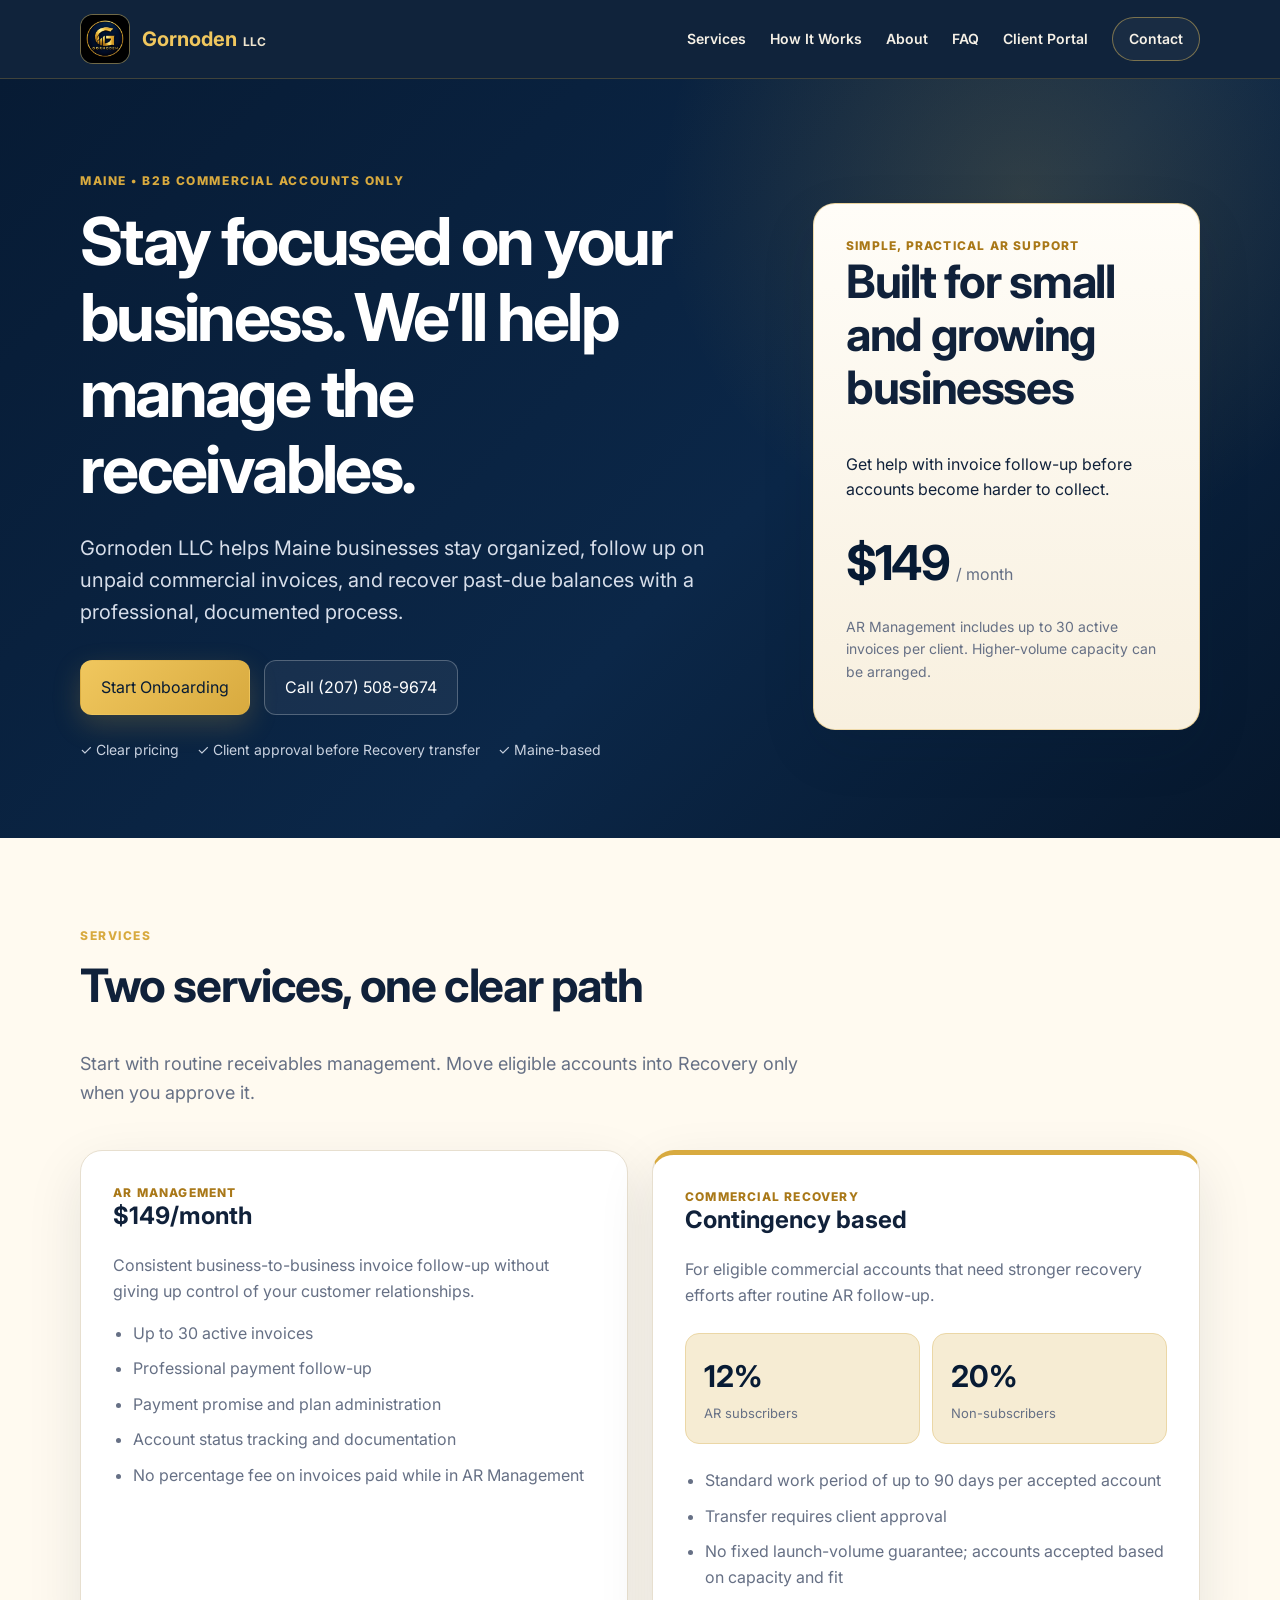
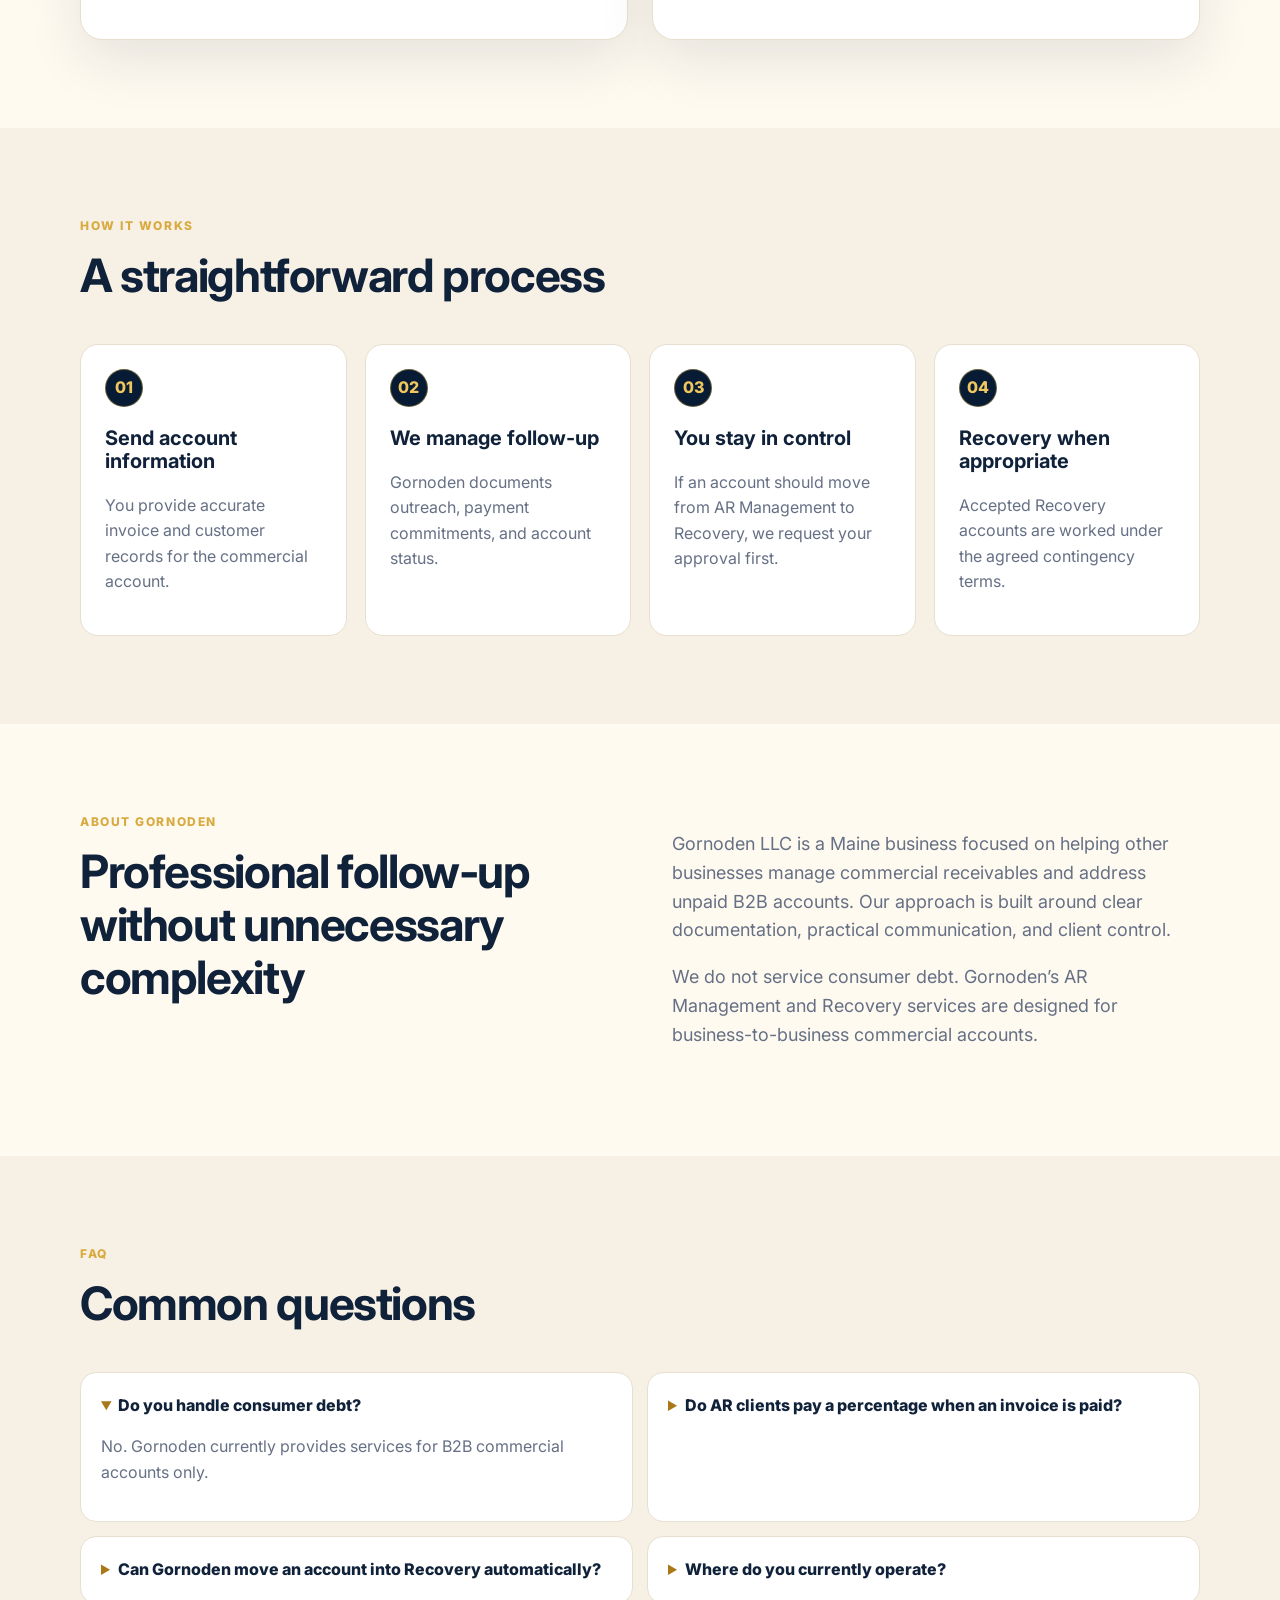
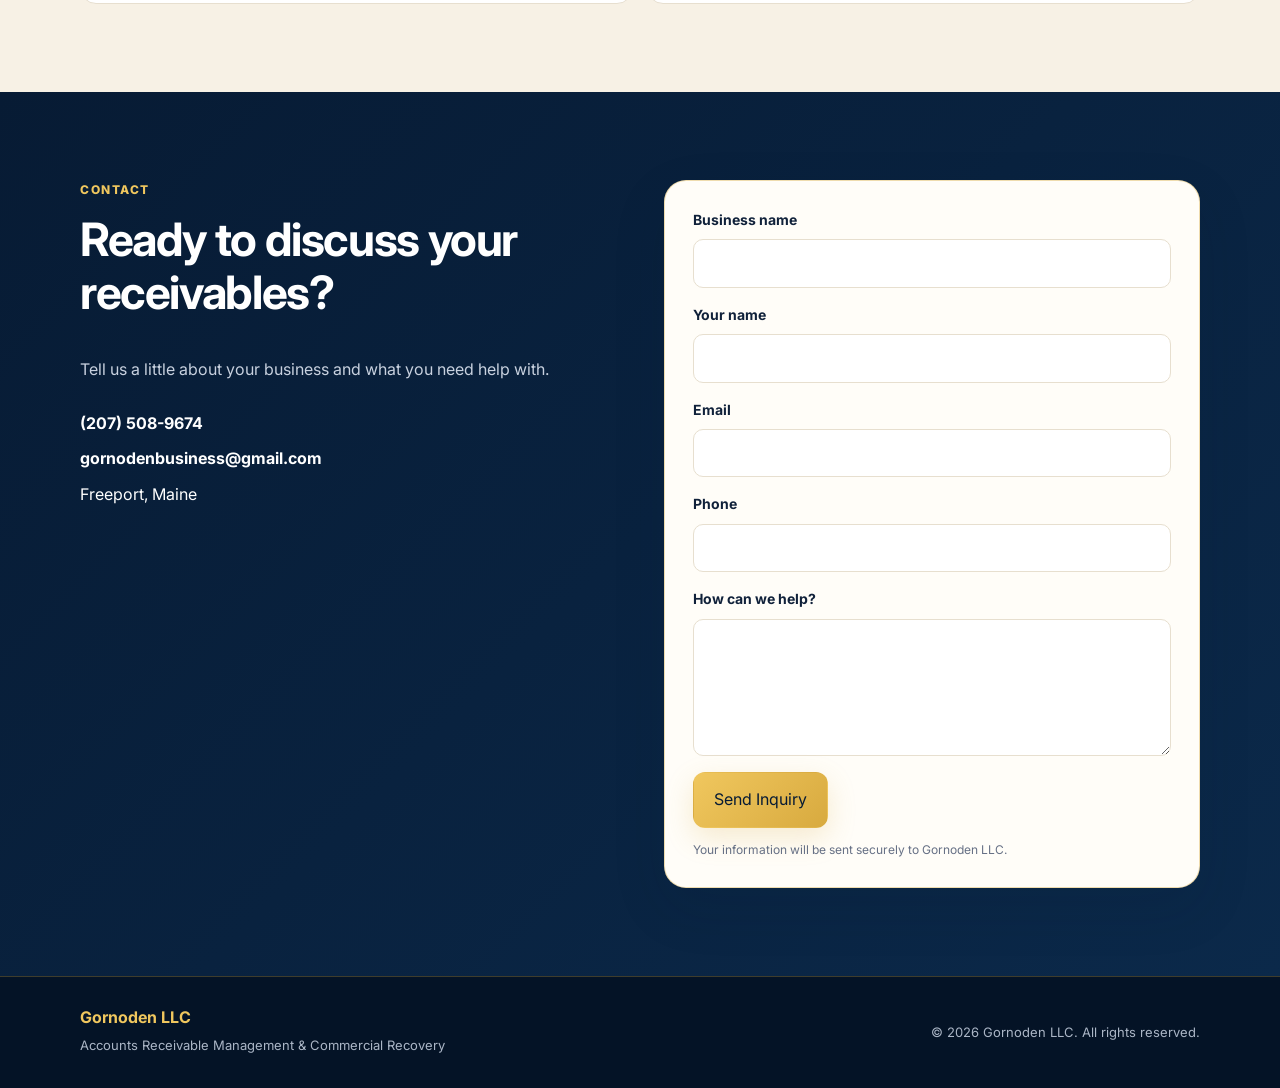
<file: index.html>
<!doctype html>
<html lang="en">
<head>
  <meta charset="utf-8" />
  <meta name="viewport" content="width=device-width, initial-scale=1" />
  <meta name="description" content="Gornoden LLC provides accounts receivable management and commercial recovery services for Maine businesses." />
  <meta name="theme-color" content="#071b34" />
  <link rel="icon" type="image/png" href="logo-mark.png" />
  <title>Gornoden LLC | AR Management & Commercial Recovery</title>
  <link rel="preconnect" href="https://fonts.googleapis.com">
  <link rel="preconnect" href="https://fonts.gstatic.com" crossorigin>
  <link href="https://fonts.googleapis.com/css2?family=Inter:wght@400;500;600;700;800&display=swap" rel="stylesheet">
  <link rel="stylesheet" href="styles.css" />
</head>
<body>
  <header class="site-header">
    <div class="container nav-wrap">
      <a class="brand" href="#top" aria-label="Gornoden home">
        <div class="brand-mark"><img src="logo-mark.png" alt="Gornoden logo mark"></div>
        <div class="brand-text"><strong>Gornoden</strong><span>LLC</span></div>
      </a>
      <nav class="nav" aria-label="Primary navigation">
        <a href="#services">Services</a>
        <a href="#process">How It Works</a>
        <a href="#about">About</a>
        <a href="#faq">FAQ</a>
        <a href="login.html">Client Portal</a>
        <a class="nav-cta" href="#contact">Contact</a>
      </nav>
    </div>
  </header>

  <main id="top">
    <section class="hero">
      <div class="container hero-grid">
        <div>
          <div class="eyebrow">Maine • B2B Commercial Accounts Only</div>
          <h1>Stay focused on your business. We’ll help manage the receivables.</h1>
          <p class="hero-copy">Gornoden LLC helps Maine businesses stay organized, follow up on unpaid commercial invoices, and recover past-due balances with a professional, documented process.</p>
          <div class="hero-actions">
            <a class="btn primary" href="onboarding.html">Start Onboarding</a>
            <a class="btn secondary" href="tel:+12075089674">Call (207) 508-9674</a>
          </div>
          <div class="trust-row">
            <span>✓ Clear pricing</span>
            <span>✓ Client approval before Recovery transfer</span>
            <span>✓ Maine-based</span>
          </div>
        </div>
        <div class="hero-card">
          <div class="mini-label">Simple, practical AR support</div>
          <h2>Built for small and growing businesses</h2>
          <p>Get help with invoice follow-up before accounts become harder to collect.</p>
          <div class="metric"><strong>$149</strong><span>/ month</span></div>
          <p class="small">AR Management includes up to 30 active invoices per client. Higher-volume capacity can be arranged.</p>
        </div>
      </div>
    </section>

    <section id="services" class="section">
      <div class="container">
        <div class="section-heading">
          <div class="eyebrow">Services</div>
          <h2>Two services, one clear path</h2>
          <p>Start with routine receivables management. Move eligible accounts into Recovery only when you approve it.</p>
        </div>
        <div class="cards two">
          <article class="card">
            <div class="card-kicker">AR Management</div>
            <h3>$149/month</h3>
            <p>Consistent business-to-business invoice follow-up without giving up control of your customer relationships.</p>
            <ul>
              <li>Up to 30 active invoices</li>
              <li>Professional payment follow-up</li>
              <li>Payment promise and plan administration</li>
              <li>Account status tracking and documentation</li>
              <li>No percentage fee on invoices paid while in AR Management</li>
            </ul>
          </article>
          <article class="card accent">
            <div class="card-kicker">Commercial Recovery</div>
            <h3>Contingency based</h3>
            <p>For eligible commercial accounts that need stronger recovery efforts after routine AR follow-up.</p>
            <div class="price-grid">
              <div><strong>12%</strong><span>AR subscribers</span></div>
              <div><strong>20%</strong><span>Non-subscribers</span></div>
            </div>
            <ul>
              <li>Standard work period of up to 90 days per accepted account</li>
              <li>Transfer requires client approval</li>
              <li>No fixed launch-volume guarantee; accounts accepted based on capacity and fit</li>
            </ul>
          </article>
        </div>
      </div>
    </section>

    <section id="process" class="section muted">
      <div class="container">
        <div class="section-heading">
          <div class="eyebrow">How it works</div>
          <h2>A straightforward process</h2>
        </div>
        <div class="steps">
          <div class="step"><span>01</span><h3>Send account information</h3><p>You provide accurate invoice and customer records for the commercial account.</p></div>
          <div class="step"><span>02</span><h3>We manage follow-up</h3><p>Gornoden documents outreach, payment commitments, and account status.</p></div>
          <div class="step"><span>03</span><h3>You stay in control</h3><p>If an account should move from AR Management to Recovery, we request your approval first.</p></div>
          <div class="step"><span>04</span><h3>Recovery when appropriate</h3><p>Accepted Recovery accounts are worked under the agreed contingency terms.</p></div>
        </div>
      </div>
    </section>

    <section id="about" class="section">
      <div class="container about-grid">
        <div>
          <div class="eyebrow">About Gornoden</div>
          <h2>Professional follow-up without unnecessary complexity</h2>
        </div>
        <div>
          <p>Gornoden LLC is a Maine business focused on helping other businesses manage commercial receivables and address unpaid B2B accounts. Our approach is built around clear documentation, practical communication, and client control.</p>
          <p>We do not service consumer debt. Gornoden’s AR Management and Recovery services are designed for business-to-business commercial accounts.</p>
        </div>
      </div>
    </section>

    <section id="faq" class="section muted">
      <div class="container">
        <div class="section-heading">
          <div class="eyebrow">FAQ</div>
          <h2>Common questions</h2>
        </div>
        <div class="faq-grid">
          <details open><summary>Do you handle consumer debt?</summary><p>No. Gornoden currently provides services for B2B commercial accounts only.</p></details>
          <details><summary>Do AR clients pay a percentage when an invoice is paid?</summary><p>No. AR Management is $149 per month. Percentage fees apply only to qualifying Recovery services.</p></details>
          <details><summary>Can Gornoden move an account into Recovery automatically?</summary><p>No. Moving an account from AR Management into Recovery requires client approval.</p></details>
          <details><summary>Where do you currently operate?</summary><p>Gornoden is launching in Maine and serving Maine businesses first.</p></details>
        </div>
      </div>
    </section>

    <section id="contact" class="section contact-section">
      <div class="container contact-grid">
        <div>
          <div class="eyebrow">Contact</div>
          <h2>Ready to discuss your receivables?</h2>
          <p>Tell us a little about your business and what you need help with.</p>
          <div class="contact-lines">
            <a href="tel:+12075089674">(207) 508-9674</a>
            <a href="mailto:gornodenbusiness@gmail.com">gornodenbusiness@gmail.com</a>
            <span>Freeport, Maine</span>
          </div>
        </div>
        <form class="contact-card" action="https://formspree.io/f/xppzvbzl"method="POST">
          <label>Business name<input name="Business name" required></label>
          <label>Your name<input name="Name" required></label>
          <label>Email<input name="Email" type="email" required></label>
          <label>Phone<input name="Phone" type="tel"></label>
          <label>How can we help?<textarea name="Message" rows="5" required></textarea></label>
          <button class="btn primary" type="submit">Send Inquiry</button>
          <p class="form-note">Your information will be sent securely to Gornoden LLC.</p>
        </form>
      </div>
    </section>
  </main>

  <footer>
    <div class="container footer-grid">
      <div><strong>Gornoden LLC</strong><p>Accounts Receivable Management & Commercial Recovery</p></div>
      <div class="footer-right">© <span id="year"></span> Gornoden LLC. All rights reserved.</div>
    </div>
  </footer>

  <script src="script.js"></script>
</body>
</html>
</file>
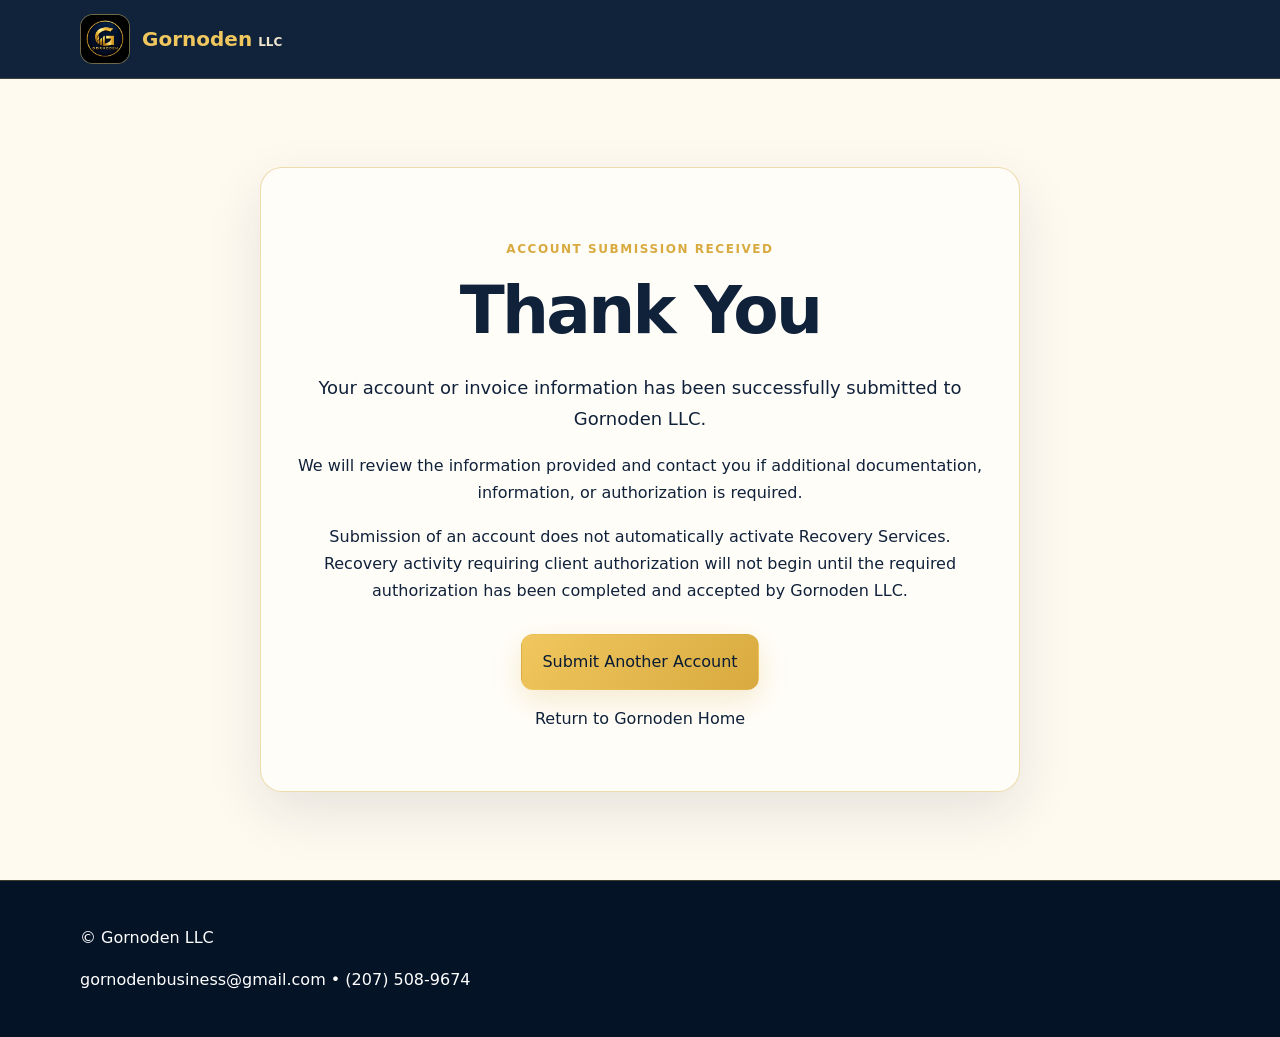
<file: account-thank-you.html>
<!DOCTYPE html>
<html lang="en">
<head>
  <meta charset="UTF-8">
  <meta name="viewport" content="width=device-width, initial-scale=1.0">
  <meta name="theme-color" content="#071b34">

  <title>Account Submission Received | Gornoden LLC</title>

  <link rel="icon" type="image/png" href="logo-mark.png">
  <link rel="stylesheet" href="styles.css">
</head>

<body>

  <header class="site-header">
    <div class="container nav-wrap">
      <a class="brand" href="index.html" aria-label="Gornoden home">
        <div class="brand-mark">
          <img src="logo-mark.png" alt="Gornoden logo mark">
        </div>
        <div class="brand-text">
          <strong>Gornoden</strong><span>LLC</span>
        </div>
      </a>
    </div>
  </header>

  <main>
    <section class="section">
      <div class="container" style="max-width:760px;">
        <div class="contact-card" style="text-align:center;padding:60px 35px;">

          <p class="eyebrow">ACCOUNT SUBMISSION RECEIVED</p>

          <h1>Thank You</h1>

          <p style="font-size:18px;line-height:1.7;">
            Your account or invoice information has been successfully submitted to Gornoden LLC.
          </p>

          <p style="line-height:1.7;">
            We will review the information provided and contact you if additional documentation, information, or authorization is required.
          </p>

          <p style="line-height:1.7;">
            Submission of an account does not automatically activate Recovery Services. Recovery activity requiring client authorization will not begin until the required authorization has been completed and accepted by Gornoden LLC.
          </p>

          <div style="margin-top:30px;">
            <a class="btn primary" href="Account-Intake.html">
              Submit Another Account
            </a>
          </div>

          <div style="margin-top:16px;">
            <a href="index.html">Return to Gornoden Home</a>
          </div>

        </div>
      </div>
    </section>
  </main>

  <footer class="site-footer">
    <div class="container">
      <p>© Gornoden LLC</p>
      <p>gornodenbusiness@gmail.com • (207) 508-9674</p>
    </div>
  </footer>

</body>
</html>
</file>
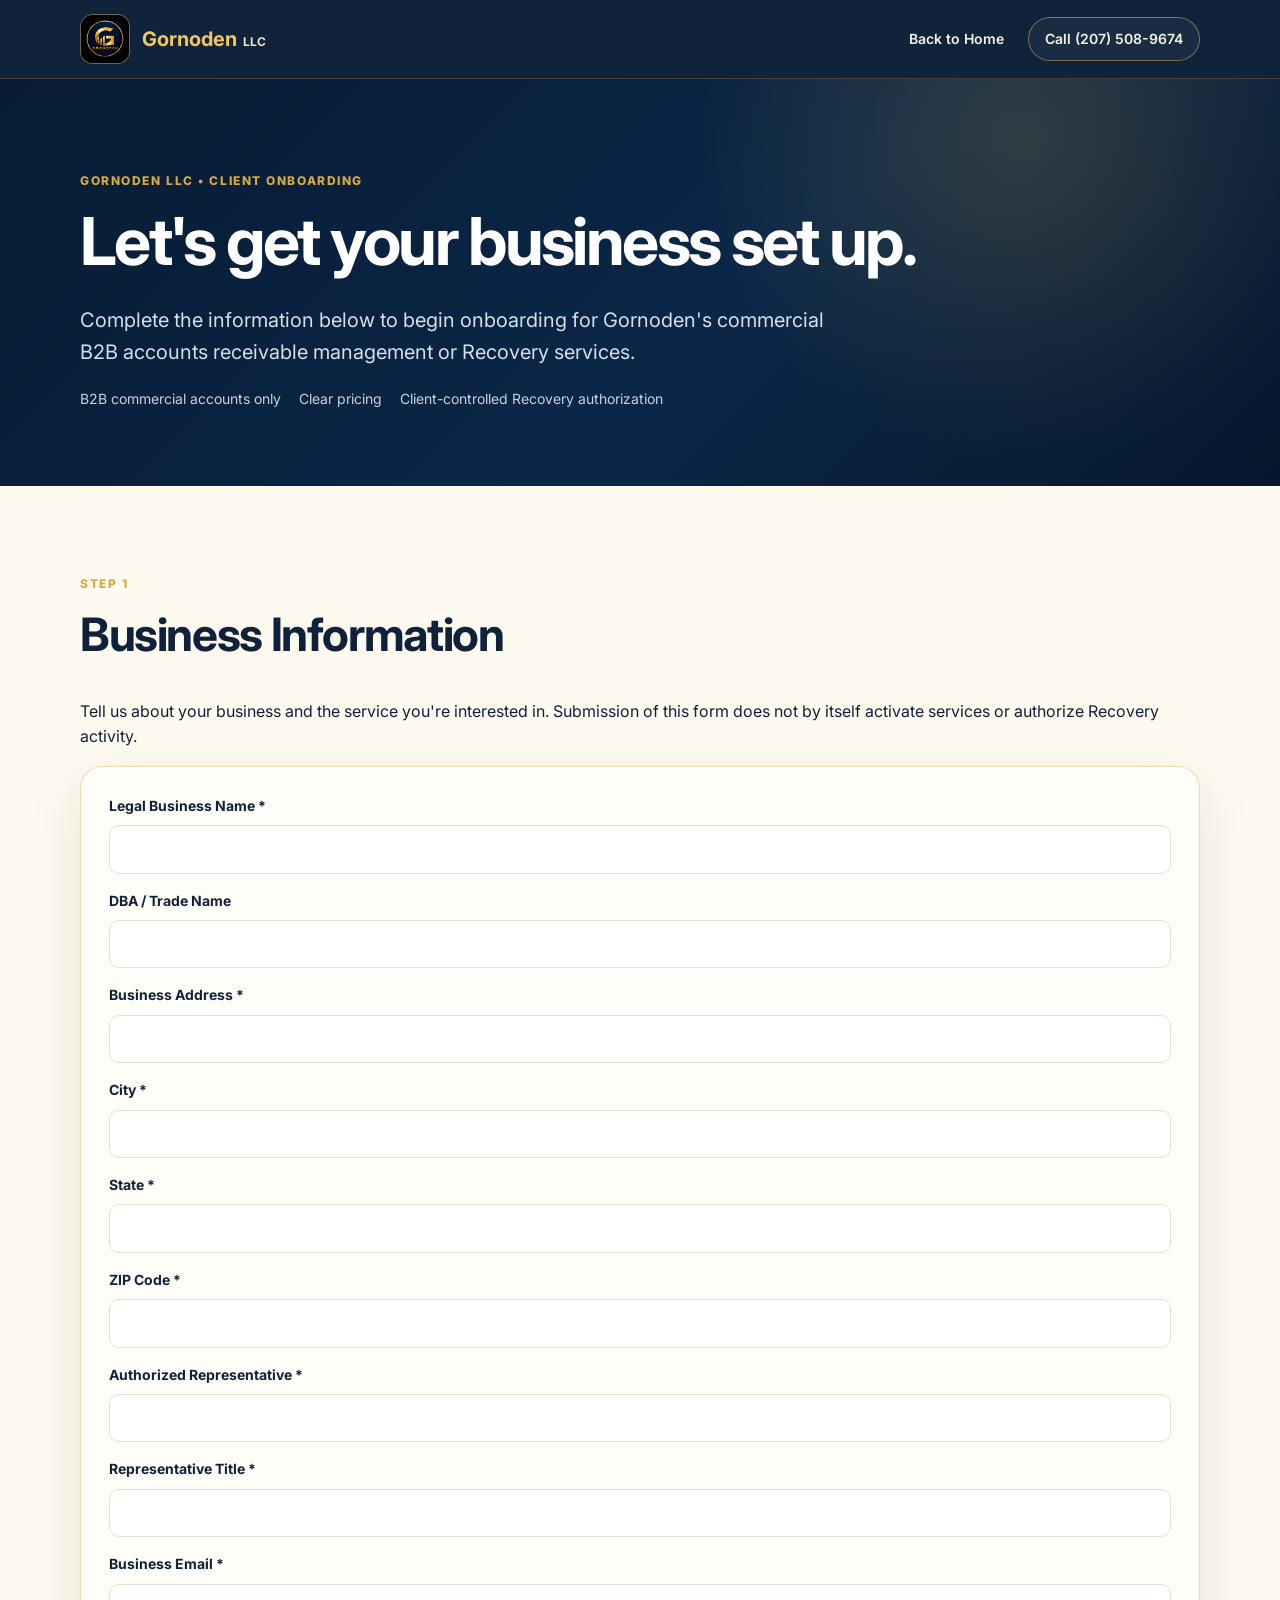
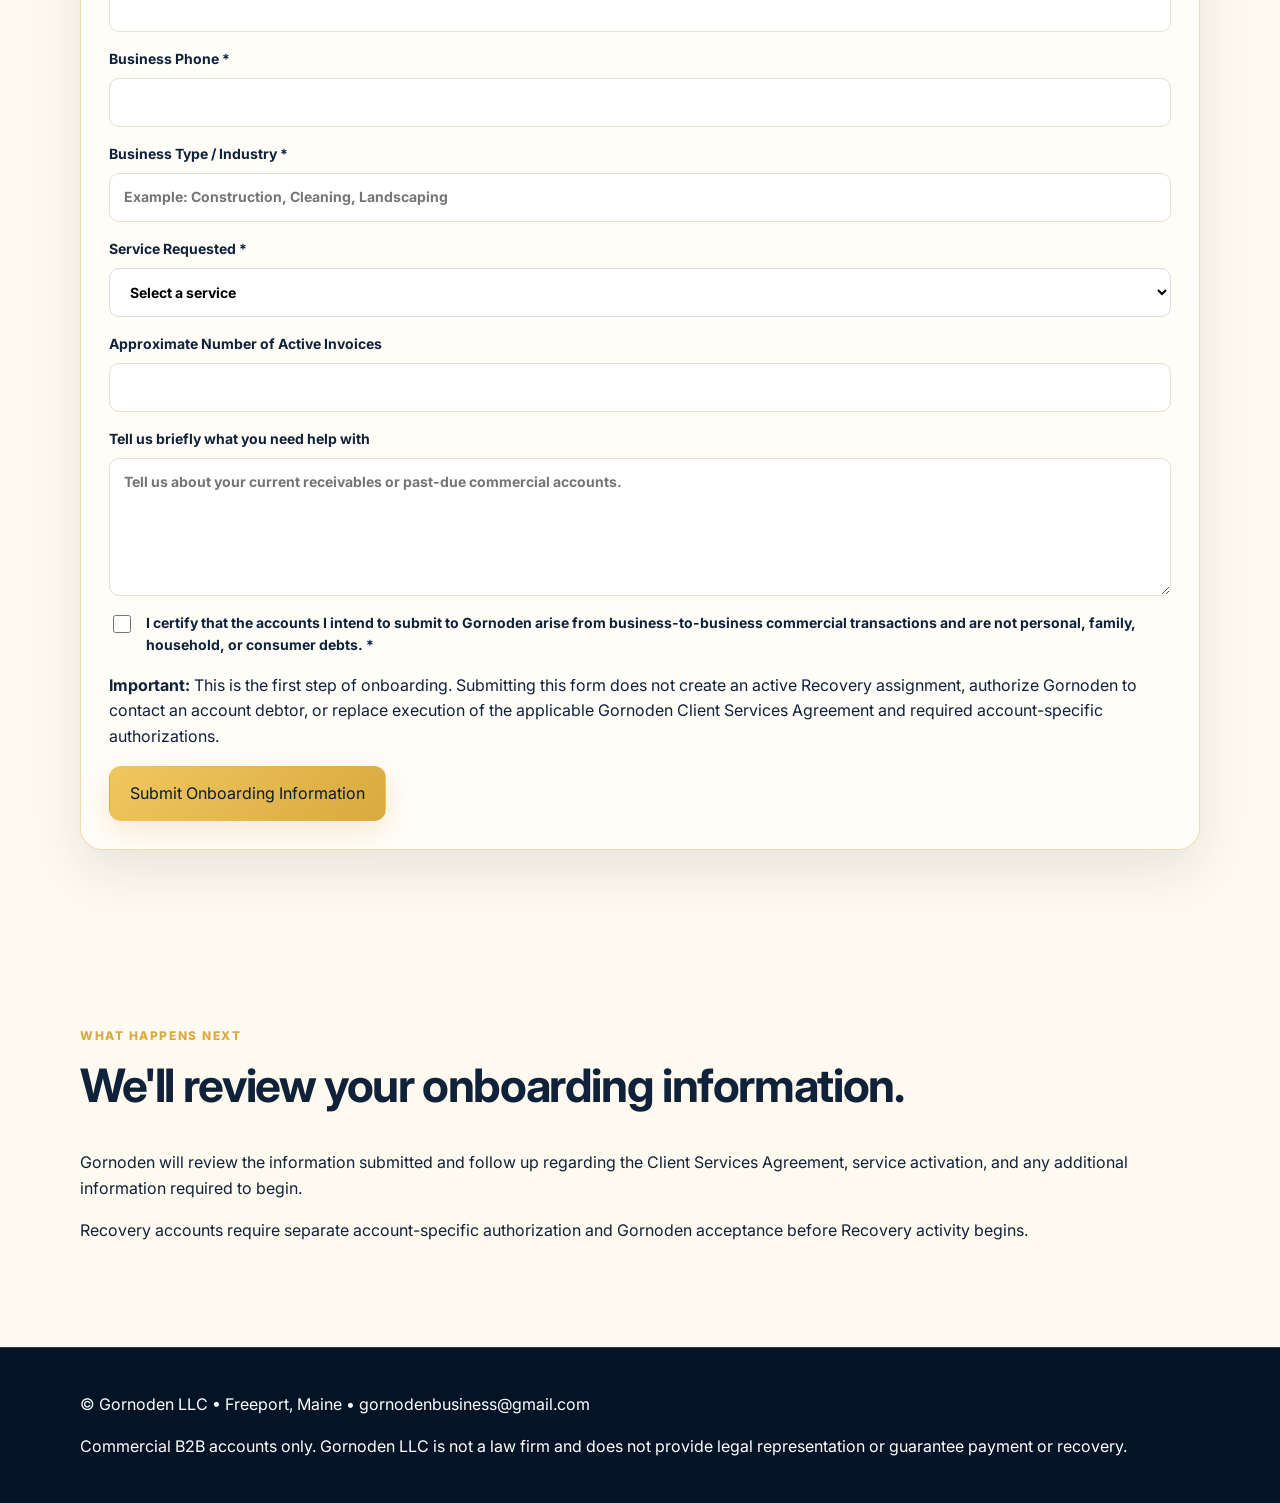
<file: onboarding.html>
<!doctype html>
<html lang="en">
<head>
  <meta charset="utf-8" />
  <meta name="viewport" content="width=device-width, initial-scale=1" />
  <meta name="description" content="Start onboarding with Gornoden LLC for B2B accounts receivable management and commercial recovery services." />
  <meta name="theme-color" content="#071b34" />
  <link rel="icon" type="image/png" href="logo-mark.png" />

  <title>Start Onboarding | Gornoden LLC</title>

  <link rel="preconnect" href="https://fonts.googleapis.com">
  <link rel="preconnect" href="https://fonts.gstatic.com" crossorigin>
  <link href="https://fonts.googleapis.com/css2?family=Inter:wght@400;500;600;700;800&display=swap" rel="stylesheet">

  <link rel="stylesheet" href="styles.css" />
</head>

<body>

<header class="site-header">
  <div class="container nav-wrap">

    <a class="brand" href="index.html" aria-label="Gornoden home">
      <div class="brand-mark">
        <img src="logo-mark.png" alt="Gornoden logo mark">
      </div>

      <div class="brand-text">
        <strong>Gornoden</strong>
        <span>LLC</span>
      </div>
    </a>

    <nav class="nav" aria-label="Onboarding navigation">
      <a href="index.html">Back to Home</a>
      <a class="nav-cta" href="tel:+12075089674">Call (207) 508-9674</a>
    </nav>

  </div>
</header>

<main>

  <section class="hero">
    <div class="container">

      <div class="eyebrow">GORNODEN LLC • CLIENT ONBOARDING</div>

      <h1>Let's get your business set up.</h1>

      <p class="hero-copy">
        Complete the information below to begin onboarding for Gornoden's
        commercial B2B accounts receivable management or Recovery services.
      </p>

      <div class="trust-row">
        <span>B2B commercial accounts only</span>
        <span>Clear pricing</span>
        <span>Client-controlled Recovery authorization</span>
      </div>

    </div>
  </section>


  <section class="section">
    <div class="container">

      <div class="section-head">
        <div class="eyebrow">STEP 1</div>
        <h2>Business Information</h2>
        <p>
          Tell us about your business and the service you're interested in.
          Submission of this form does not by itself activate services or
          authorize Recovery activity.
        </p>
      </div>


      <form
        class="contact-card"
        action="https://formspree.io/f/xppzvbzl"
        method="POST"
      ><input type="hidden" name="_next"value="https://gornoden.com/thank-you.html">

        <label>
          Legal Business Name *
          <input name="Legal Business Name" required>
        </label>

        <label>
          DBA / Trade Name
          <input name="DBA or Trade Name">
        </label>

        <label>
          Business Address *
          <input name="Business Address" required>
        </label>

        <label>
          City *
          <input name="City" required>
        </label>

        <label>
          State *
          <input name="State" required>
        </label>

        <label>
          ZIP Code *
          <input name="ZIP Code" required>
        </label>

        <label>
          Authorized Representative *
          <input name="Authorized Representative" required>
        </label>

        <label>
          Representative Title *
          <input name="Representative Title" required>
        </label>

        <label>
          Business Email *
          <input name="Business Email" type="email" required>
        </label>

        <label>
          Business Phone *
          <input name="Business Phone" type="tel" required>
        </label>

        <label>
          Business Type / Industry *
          <input
            name="Business Type or Industry"
            placeholder="Example: Construction, Cleaning, Landscaping"
            required
          >
        </label>

        <label>
          Service Requested *
          <select name="Service Requested" required>
            <option value="">Select a service</option>
            <option value="Gornoden AR - $149/month">
              Gornoden AR — $149/month
            </option>
            <option value="Gornoden Recover - Commercial Recovery">
              Gornoden Recover — Commercial Recovery
            </option>
            <option value="Both AR and Recovery">
              Both AR and Recovery
            </option>
          </select>
        </label>

        <label>
          Approximate Number of Active Invoices
          <input
            name="Approximate Active Invoices"
            type="number"
            min="0"
          >
        </label>

        <label>
          Tell us briefly what you need help with
          <textarea
            name="Onboarding Notes"
            rows="5"
            placeholder="Tell us about your current receivables or past-due commercial accounts."
          ></textarea>
        </label>


        <label>
          <input
            name="B2B Certification"
            type="checkbox"
            value="Certified"
            required
          >
          I certify that the accounts I intend to submit to Gornoden arise
          from business-to-business commercial transactions and are not
          personal, family, household, or consumer debts. *
        </label>


        <p>
          <strong>Important:</strong> This is the first step of onboarding.
          Submitting this form does not create an active Recovery assignment,
          authorize Gornoden to contact an account debtor, or replace execution
          of the applicable Gornoden Client Services Agreement and required
          account-specific authorizations.
        </p>


        <button class="btn primary" type="submit">
          Submit Onboarding Information
        </button>

      </form>

    </div>
  </section>


  <section class="section">
    <div class="container">

      <div class="section-head">
        <div class="eyebrow">WHAT HAPPENS NEXT</div>

        <h2>We'll review your onboarding information.</h2>

        <p>
          Gornoden will review the information submitted and follow up regarding
          the Client Services Agreement, service activation, and any additional
          information required to begin.
        </p>

        <p>
          Recovery accounts require separate account-specific authorization
          and Gornoden acceptance before Recovery activity begins.
        </p>

      </div>

    </div>
  </section>

</main>


<footer class="site-footer">
  <div class="container">
    <p>
      © Gornoden LLC • Freeport, Maine •
      <a href="mailto:gornodenbusiness@gmail.com">
        gornodenbusiness@gmail.com
      </a>
    </p>

    <p>
      Commercial B2B accounts only. Gornoden LLC is not a law firm and does
      not provide legal representation or guarantee payment or recovery.
    </p>
  </div>
</footer>

<script>
  const onboardingForm = document.querySelector("form.contact-card");

  onboardingForm.addEventListener("submit", async function (event) {
    event.preventDefault();

    const submitButton = onboardingForm.querySelector('button[type="submit"]');
    submitButton.disabled = true;
    submitButton.textContent = "Submitting...";

    try {
      const response = await fetch(onboardingForm.action, {
        method: "POST",
        body: new FormData(onboardingForm),
        headers: {
          Accept: "application/json"
        }
      });

      if (response.ok) {
        window.location.href = "thank-you.html";
      } else {
        submitButton.disabled = false;
        submitButton.textContent = "Submit Onboarding Information";
        alert("We couldn't submit your information. Please try again.");
      }
    } catch (error) {
      submitButton.disabled = false;
      submitButton.textContent = "Submit Onboarding Information";
      alert("We couldn't submit your information. Please try again.");
    }
  });
</script>
</body>
</html>
</file>
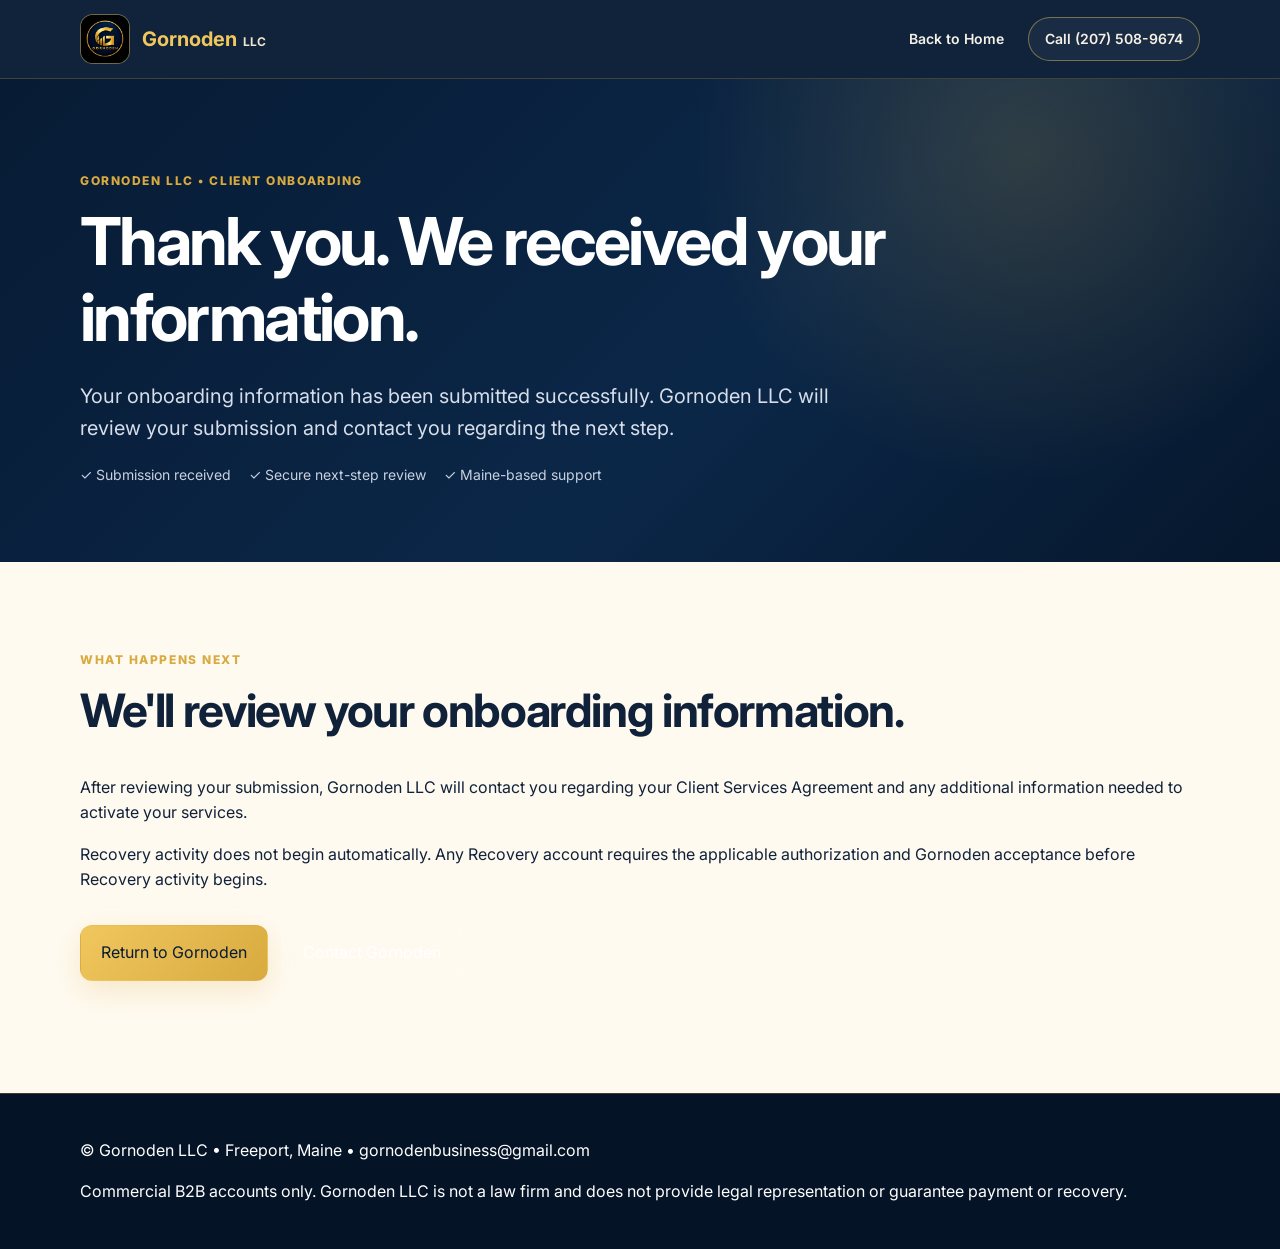
<file: thank-you.html>
<!doctype html>
<html lang="en">
<head>
  <meta charset="utf-8" />
  <meta name="viewport" content="width=device-width, initial-scale=1" />
  <meta name="theme-color" content="#071b34" />

  <title>Onboarding Received | Gornoden LLC</title>

  <link rel="icon" type="image/png" href="logo-mark.png" />

  <link rel="preconnect" href="https://fonts.googleapis.com">
  <link rel="preconnect" href="https://fonts.gstatic.com" crossorigin>
  <link href="https://fonts.googleapis.com/css2?family=Inter:wght@400;500;600;700;800&display=swap" rel="stylesheet">

  <link rel="stylesheet" href="styles.css" />
</head>

<body>

<header class="site-header">
  <div class="container nav-wrap">

    <a class="brand" href="index.html" aria-label="Gornoden home">
      <div class="brand-mark">
        <img src="logo-mark.png" alt="Gornoden logo mark">
      </div>

      <div class="brand-text">
        <strong>Gornoden</strong>
        <span>LLC</span>
      </div>
    </a>

    <nav class="nav">
      <a href="index.html">Back to Home</a>
      <a class="nav-cta" href="tel:+12075089674">
        Call (207) 508-9674
      </a>
    </nav>

  </div>
</header>


<main>

  <section class="hero">
    <div class="container">

      <div class="eyebrow">GORNODEN LLC • CLIENT ONBOARDING</div>

      <h1>Thank you. We received your information.</h1>

      <p class="hero-copy">
        Your onboarding information has been submitted successfully.
        Gornoden LLC will review your submission and contact you regarding
        the next step.
      </p>

      <div class="trust-row">
        <span>✓ Submission received</span>
        <span>✓ Secure next-step review</span>
        <span>✓ Maine-based support</span>
      </div>

    </div>
  </section>


  <section class="section">
    <div class="container">

      <div class="section-head">
        <div class="eyebrow">WHAT HAPPENS NEXT</div>

        <h2>We'll review your onboarding information.</h2>

        <p>
          After reviewing your submission, Gornoden LLC will contact you
          regarding your Client Services Agreement and any additional
          information needed to activate your services.
        </p>

        <p>
          Recovery activity does not begin automatically. Any Recovery
          account requires the applicable authorization and Gornoden
          acceptance before Recovery activity begins.
        </p>

        <div class="hero-actions">
          <a class="btn primary" href="index.html">
            Return to Gornoden
          </a>

          <a class="btn secondary" href="mailto:gornodenbusiness@gmail.com">
            Contact Gornoden
          </a>
        </div>

      </div>

    </div>
  </section>

</main>


<footer class="site-footer">
  <div class="container">

    <p>
      © Gornoden LLC • Freeport, Maine •
      <a href="mailto:gornodenbusiness@gmail.com">
        gornodenbusiness@gmail.com
      </a>
    </p>

    <p>
      Commercial B2B accounts only. Gornoden LLC is not a law firm and does
      not provide legal representation or guarantee payment or recovery.
    </p>

  </div>
</footer>

</body>
</html>
</file>
<file: styles.css>
:root {
  --navy: #071b34;
  --navy-2: #0b2748;
  --navy-3: #102f52;
  --gold: #d8aa3f;
  --gold-bright: #f0c75e;
  --gold-deep: #a97818;
  --ivory: #f7f1e5;
  --cream: #fffaf0;
  --surface: #ffffff;
  --text: #10213a;
  --muted: #667085;
  --line: #e7dfcf;
  --soft-gold: #f6ecd3;
  --shadow: 0 20px 55px rgba(7,27,52,.10);
}
*{box-sizing:border-box}
html{scroll-behavior:smooth}
body{margin:0;font-family:Inter,system-ui,-apple-system,Segoe UI,sans-serif;color:var(--text);background:var(--cream);line-height:1.6}
a{color:inherit;text-decoration:none}
.container{width:min(1120px,calc(100% - 40px));margin:auto}
.site-header{position:sticky;top:0;z-index:20;background:rgba(7,27,52,.96);backdrop-filter:blur(12px);border-bottom:1px solid rgba(216,170,63,.24)}
.nav-wrap{height:78px;display:flex;align-items:center;justify-content:space-between;gap:28px}
.brand{display:flex;align-items:center;gap:12px;color:white}
.brand-mark{width:50px;height:50px;border-radius:13px;overflow:hidden;border:1px solid rgba(240,199,94,.45);background:var(--navy)}
.brand-mark img{width:100%;height:100%;object-fit:cover;display:block}
.brand-text{display:flex;align-items:baseline;gap:6px}.brand-text strong{font-size:20px;color:var(--gold-bright)}.brand-text span{font-size:12px;color:#efe5cf;font-weight:700}
.nav{display:flex;align-items:center;gap:24px;font-size:14px;font-weight:600;color:#f6f1e7}.nav a:hover{color:var(--gold-bright)}.nav-cta{padding:10px 16px;border:1px solid rgba(240,199,94,.45);border-radius:999px;background:rgba(255,255,255,.04)}
.hero{padding:92px 0 76px;background:radial-gradient(circle at 80% 15%,rgba(216,170,63,.18),transparent 30%),linear-gradient(135deg,var(--navy) 0%,var(--navy-2) 58%,#06172c 100%);color:white}
.hero-grid{display:grid;grid-template-columns:1.4fr .8fr;gap:56px;align-items:center}
.eyebrow{text-transform:uppercase;letter-spacing:.13em;font-size:12px;font-weight:800;color:var(--gold);margin-bottom:14px}
h1,h2,h3{line-height:1.15;margin-top:0}h1{font-size:clamp(42px,5.6vw,66px);letter-spacing:-.04em;margin-bottom:24px}h2{font-size:clamp(32px,4vw,46px);letter-spacing:-.03em}h3{font-size:24px}
.hero-copy{font-size:20px;color:#d7deea;max-width:760px}.hero-actions{display:flex;gap:14px;flex-wrap:wrap;margin:32px 0 24px}.btn{display:inline-flex;justify-content:center;align-items:center;padding:14px 20px;border-radius:12px;font-weight:800;border:1px solid transparent;cursor:pointer;font:inherit}.primary{background:linear-gradient(135deg,var(--gold-bright),var(--gold));color:var(--navy);box-shadow:0 10px 28px rgba(216,170,63,.22)}.primary:hover{background:linear-gradient(135deg,#f7d77e,var(--gold-bright))}.secondary{background:rgba(255,255,255,.06);border-color:rgba(255,255,255,.25);color:white}.secondary:hover{border-color:var(--gold)}
.trust-row{display:flex;gap:18px;flex-wrap:wrap;color:#c8d1df;font-size:14px}
.hero-card,.card,.contact-card{background:var(--surface);border:1px solid var(--line);border-radius:22px;box-shadow:var(--shadow)}.hero-card{padding:32px;color:var(--text);border-color:rgba(216,170,63,.42);background:linear-gradient(180deg,#fffdf8 0%,#f8f0df 100%)}.mini-label,.card-kicker{font-size:12px;text-transform:uppercase;letter-spacing:.1em;font-weight:800;color:var(--gold-deep)}.metric{display:flex;align-items:baseline;gap:8px;margin-top:22px}.metric strong{font-size:48px;letter-spacing:-.05em;color:var(--navy)}.metric span{color:var(--muted)}.small{font-size:14px;color:var(--muted)}
.section{padding:88px 0;background:var(--cream)}.muted{background:var(--ivory)}.section-heading{max-width:760px;margin-bottom:42px}.section-heading p{color:var(--muted);font-size:18px}
.cards.two{display:grid;grid-template-columns:1fr 1fr;gap:24px}.card{padding:32px}.card.accent{border-top:5px solid var(--gold)}.card p,.card li{color:var(--muted)}.card ul{padding-left:20px}.card li{margin:10px 0}.price-grid{display:grid;grid-template-columns:1fr 1fr;gap:12px;margin:24px 0}.price-grid div{background:var(--soft-gold);border-radius:14px;padding:18px;border:1px solid #ebd7a6}.price-grid strong{display:block;font-size:30px;color:var(--navy)}.price-grid span{font-size:13px;color:var(--muted)}
.steps{display:grid;grid-template-columns:repeat(4,1fr);gap:18px}.step{background:white;padding:24px;border-radius:18px;border:1px solid var(--line)}.step span{display:inline-grid;place-items:center;width:38px;height:38px;border-radius:50%;background:var(--navy);color:var(--gold-bright);font-weight:800;margin-bottom:20px;border:1px solid rgba(216,170,63,.45)}.step h3{font-size:20px}.step p{color:var(--muted)}
.about-grid{display:grid;grid-template-columns:1fr 1fr;gap:64px}.about-grid p{color:var(--muted);font-size:18px}
.faq-grid{display:grid;grid-template-columns:1fr 1fr;gap:14px}.faq-grid details{background:white;border:1px solid var(--line);border-radius:16px;padding:20px}.faq-grid summary{font-weight:800;cursor:pointer}.faq-grid summary::marker{color:var(--gold-deep)}.faq-grid p{color:var(--muted)}
.contact-section{background:linear-gradient(135deg,var(--navy) 0%,#0b294a 100%);color:white}.contact-grid{display:grid;grid-template-columns:1fr 1fr;gap:48px;align-items:start}.contact-section .eyebrow{color:var(--gold-bright)}.contact-section p{color:#c8d1df}.contact-lines{display:grid;gap:10px;margin-top:28px}.contact-lines a{font-weight:700;color:#fff}.contact-card{padding:28px;color:var(--text);background:#fffdf8;border-color:rgba(216,170,63,.40)}.contact-card label{display:grid;gap:8px;font-weight:700;font-size:14px;margin-bottom:16px}.contact-card input,.contact-card textarea{width:100%;border:1px solid var(--line);border-radius:10px;padding:12px 14px;font:inherit;background:white}.contact-card input:focus,.contact-card textarea:focus{outline:2px solid rgba(216,170,63,.35);border-color:var(--gold)}.form-note{font-size:12px!important;color:var(--muted)!important;margin-bottom:0}
footer{background:#041326;color:white;padding:28px 0;border-top:1px solid rgba(216,170,63,.28)}.footer-grid{display:flex;justify-content:space-between;gap:24px;align-items:center}.footer-grid strong{color:var(--gold-bright)}.footer-grid p,.footer-right{color:#abb6c6;font-size:13px;margin:4px 0}
@media(max-width:850px){.nav a:not(.nav-cta){display:none}.hero-grid,.cards.two,.about-grid,.contact-grid{grid-template-columns:1fr}.steps{grid-template-columns:1fr 1fr}.faq-grid{grid-template-columns:1fr}.hero{padding-top:60px}.footer-grid{flex-direction:column;align-items:flex-start}}
@media(max-width:560px){.container{width:min(100% - 28px,1120px)}.nav-wrap{height:72px}.brand-mark{width:44px;height:44px}.brand-text strong{font-size:19px}.hero{padding:44px 0 50px}.hero h1{font-size:clamp(34px,9.8vw,44px);line-height:1.06;margin-bottom:16px}.hero-copy{font-size:17px;line-height:1.55}.hero-actions{flex-direction:column;margin:22px 0 18px;gap:10px}.btn{width:100%;padding:12px 18px}.trust-row{display:grid;gap:8px}.price-grid{grid-template-columns:1fr}.section{padding:64px 0}.hero-card{padding:26px}.nav-cta{padding:9px 14px}}

/* Onboarding form */
.contact-card select {
  width: 100%;
  padding: 14px 16px;
  border: 1px solid #d7dce3;
  border-radius: 10px;
  font: inherit;
  background: #fff;
}

.contact-card label:has(input[type="checkbox"]) {
  display: flex;
  align-items: flex-start;
  gap: 12px;
}

.contact-card input[type="checkbox"] {
  width: 18px;
  height: 18px;
  flex: 0 0 18px;
  margin-top: 3px;
}

@media(max-width:850px){.nav a[href="login.html"]{display:inline-flex}}
</file>
